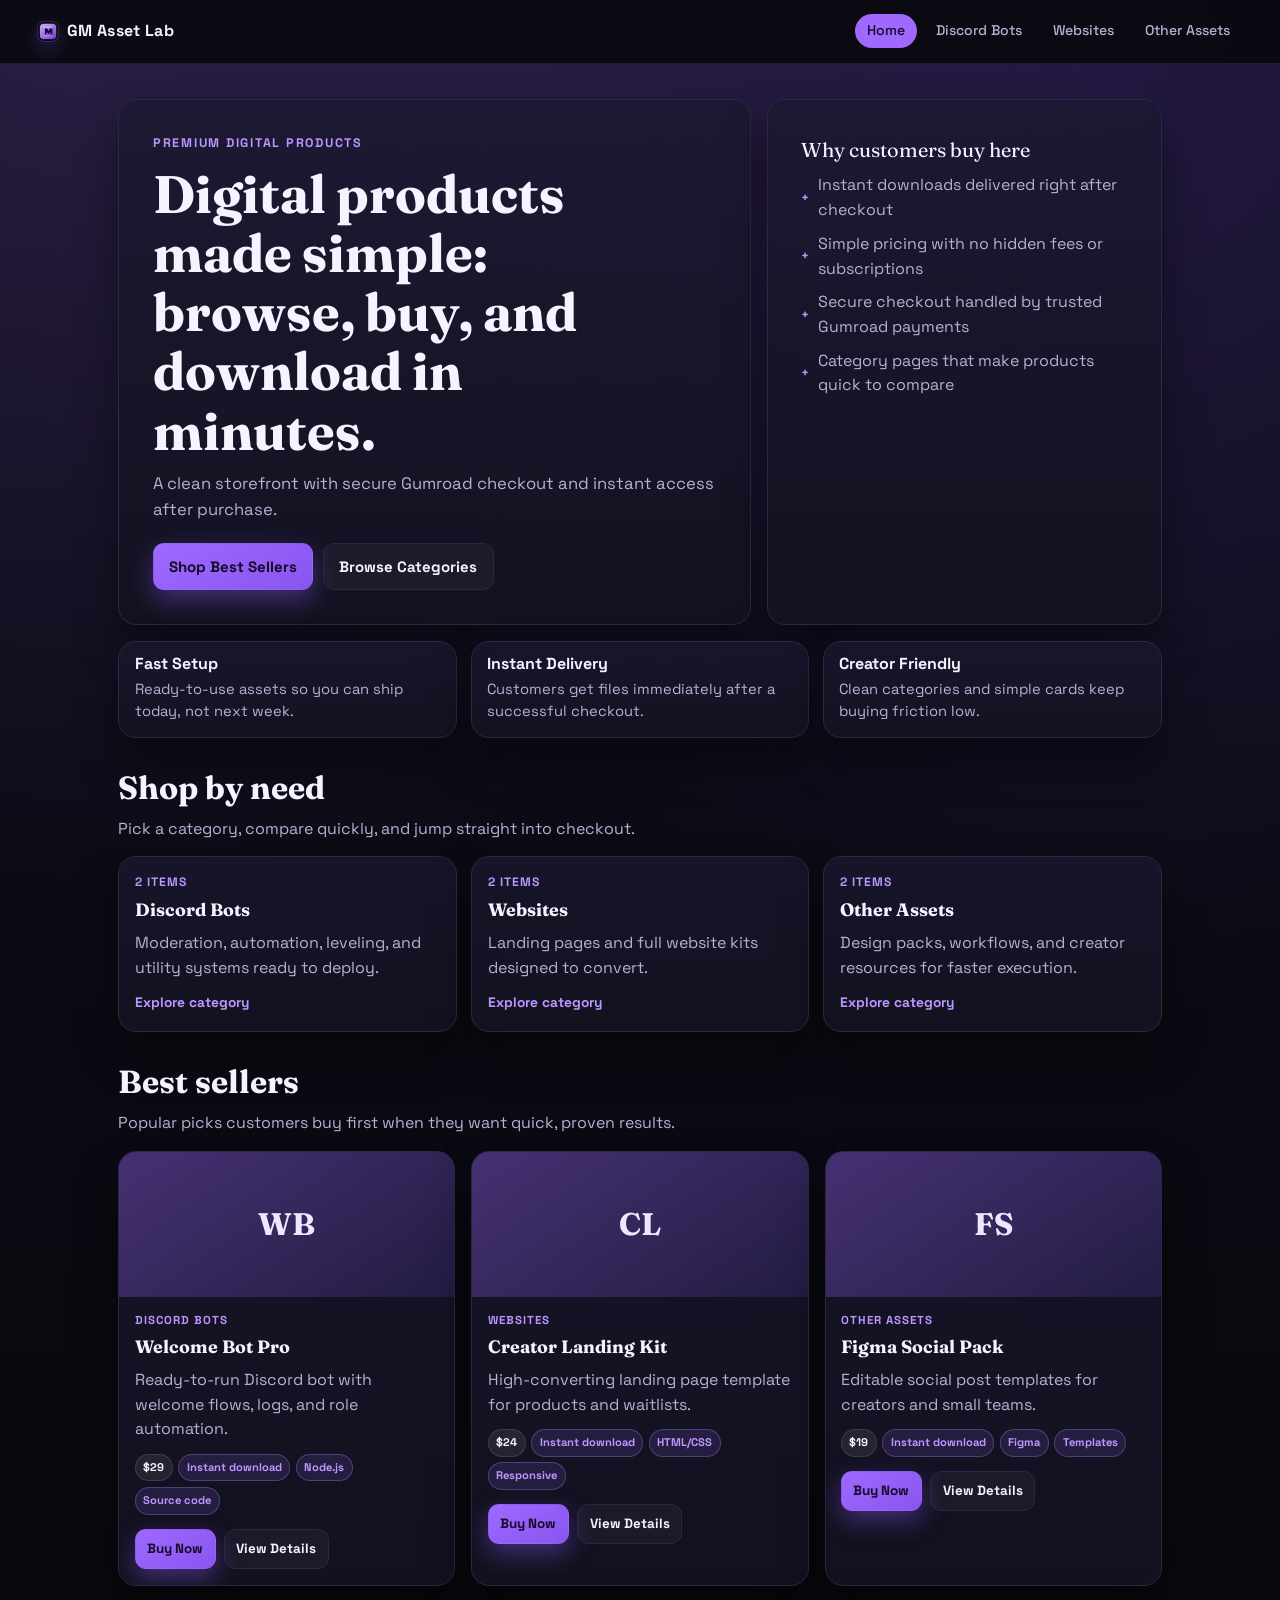
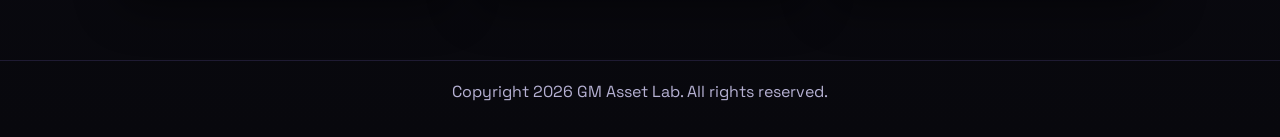
<file: index.html>
<!doctype html>
<html lang="en">
<head>
  <meta charset="utf-8">
  <meta name="viewport" content="width=device-width, initial-scale=1">
  <title>Asset Store</title>
  <meta name="description" content="Premium digital assets powered by Gumroad checkout.">
  <link rel="icon" type="image/svg+xml" href="assets/img/brand-icon.svg">
  <link rel="preconnect" href="https://fonts.googleapis.com">
  <link rel="preconnect" href="https://fonts.gstatic.com" crossorigin>
  <link href="https://fonts.googleapis.com/css2?family=Fraunces:opsz,wght@9..144,600;9..144,800&family=Space+Grotesk:wght@400;500;700&display=swap" rel="stylesheet">
  <link rel="stylesheet" href="assets/css/styles.css">
</head>
<body data-page="home">
  <header class="site-header">
    <a class="brand" href="index.html">
      <img class="brand-icon" src="assets/img/brand-icon.svg" alt="" width="22" height="22">
      <span data-site-brand>Asset Store</span>
    </a>
    <nav class="main-nav" data-nav></nav>
  </header>

  <main>
    <section class="hero">
      <div class="hero-copy">
        <p class="eyebrow">Premium Digital Products</p>
        <h1 data-hero-title>Simple tools that help you launch and sell faster.</h1>
        <p data-hero-subtitle>Get high-quality assets with secure Gumroad checkout and instant access right after purchase.</p>
        <div class="hero-actions">
          <a class="button button-primary" data-hero-cta href="#featured">Shop Best Sellers</a>
          <a class="button button-secondary" href="#categories">Browse Categories</a>
        </div>
      </div>
      <div class="hero-panel">
        <p class="panel-title">Why customers buy here</p>
        <ul class="trust-list">
          <li>Instant downloads delivered right after checkout</li>
          <li>Simple pricing with no hidden fees or subscriptions</li>
          <li>Secure checkout handled by trusted Gumroad payments</li>
          <li>Category pages that make products quick to compare</li>
        </ul>
      </div>
    </section>

    <section class="proof-strip" aria-label="Store benefits">
      <article class="proof-card">
        <h3>Fast Setup</h3>
        <p>Ready-to-use assets so you can ship today, not next week.</p>
      </article>
      <article class="proof-card">
        <h3>Instant Delivery</h3>
        <p>Customers get files immediately after a successful checkout.</p>
      </article>
      <article class="proof-card">
        <h3>Creator Friendly</h3>
        <p>Clean categories and simple cards keep buying friction low.</p>
      </article>
    </section>

    <section class="section" id="categories">
      <div class="section-head">
        <h2>Shop by need</h2>
        <p>Pick a category, compare quickly, and jump straight into checkout.</p>
      </div>
      <div class="category-grid" data-category-grid></div>
    </section>

    <section class="section" id="featured">
      <div class="section-head">
        <h2>Best sellers</h2>
        <p>Popular picks customers buy first when they want quick, proven results.</p>
      </div>
      <div class="product-grid" data-featured-grid></div>
    </section>
  </main>

  <footer class="site-footer">
    <p data-footer-text>Built for creators.</p>
  </footer>

  <script src="https://gumroad.com/js/gumroad.js"></script>
  <script src="assets/js/site-config.js"></script>
  <script src="assets/js/products.js"></script>
  <script src="assets/js/render.js"></script>
</body>
</html>
</file>
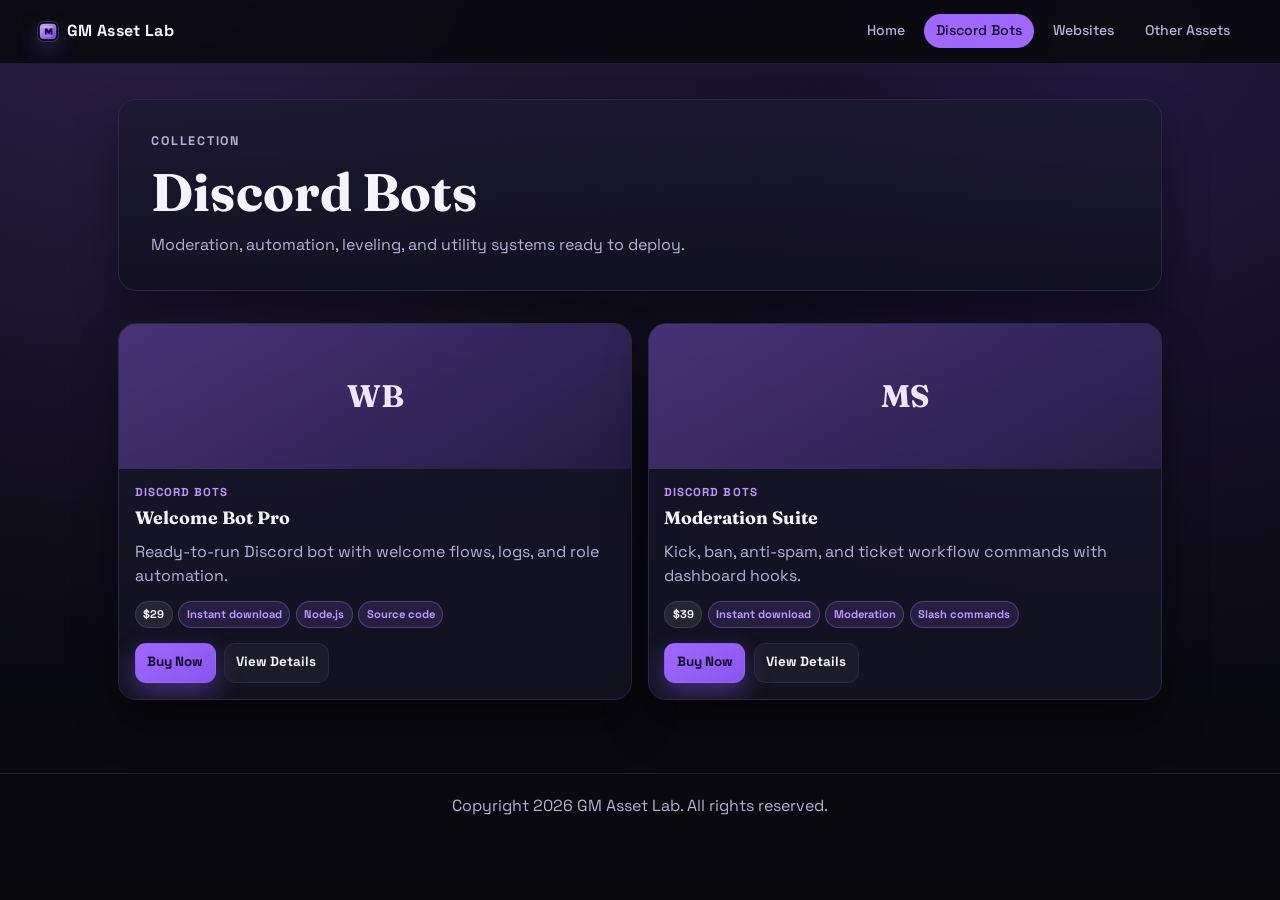
<file: discord-bots.html>
<!doctype html>
<html lang="en">
<head>
  <meta charset="utf-8">
  <meta name="viewport" content="width=device-width, initial-scale=1">
  <title>Discord Bots</title>
  <meta name="description" content="Discord bot assets powered by Gumroad checkout.">
  <link rel="icon" type="image/svg+xml" href="assets/img/brand-icon.svg">
  <link rel="preconnect" href="https://fonts.googleapis.com">
  <link rel="preconnect" href="https://fonts.gstatic.com" crossorigin>
  <link href="https://fonts.googleapis.com/css2?family=Fraunces:opsz,wght@9..144,600;9..144,800&family=Space+Grotesk:wght@400;500;700&display=swap" rel="stylesheet">
  <link rel="stylesheet" href="assets/css/styles.css">
</head>
<body data-page="category" data-category="discord-bots">
  <header class="site-header">
    <a class="brand" href="index.html">
      <img class="brand-icon" src="assets/img/brand-icon.svg" alt="" width="22" height="22">
      <span data-site-brand>Asset Store</span>
    </a>
    <nav class="main-nav" data-nav></nav>
  </header>

  <main>
    <section class="category-hero">
      <p class="eyebrow">Collection</p>
      <h1 data-category-name>Discord Bots</h1>
      <p data-category-description>Automation and moderation systems built to save time and scale communities.</p>
    </section>

    <section class="section">
      <div class="product-grid" data-category-grid-products></div>
    </section>
  </main>

  <footer class="site-footer">
    <p data-footer-text>Built for creators.</p>
  </footer>

  <script src="https://gumroad.com/js/gumroad.js"></script>
  <script src="assets/js/site-config.js"></script>
  <script src="assets/js/products.js"></script>
  <script src="assets/js/render.js"></script>
</body>
</html>
</file>
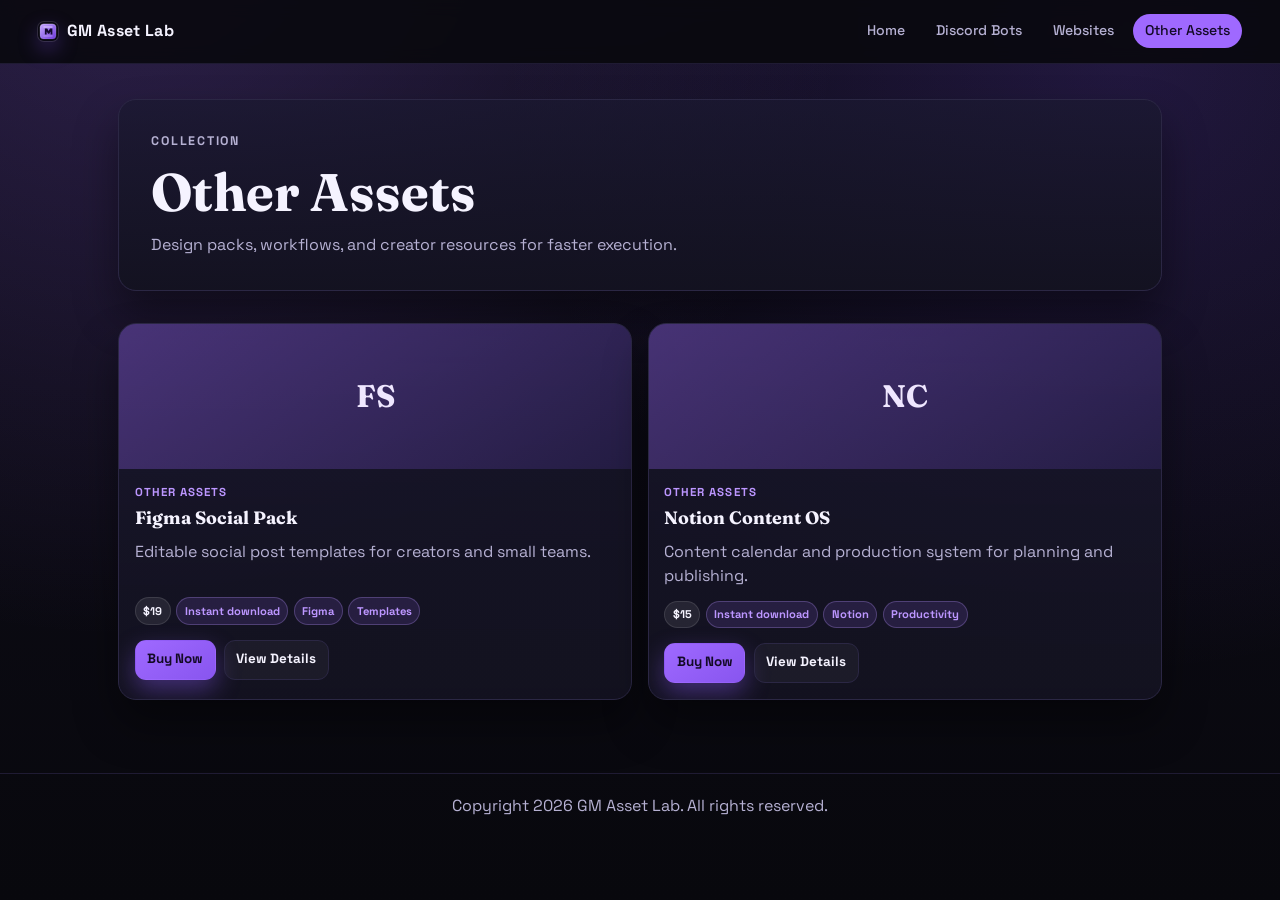
<file: other-assets.html>
<!doctype html>
<html lang="en">
<head>
  <meta charset="utf-8">
  <meta name="viewport" content="width=device-width, initial-scale=1">
  <title>Other Assets</title>
  <meta name="description" content="Other digital assets powered by Gumroad checkout.">
  <link rel="icon" type="image/svg+xml" href="assets/img/brand-icon.svg">
  <link rel="preconnect" href="https://fonts.googleapis.com">
  <link rel="preconnect" href="https://fonts.gstatic.com" crossorigin>
  <link href="https://fonts.googleapis.com/css2?family=Fraunces:opsz,wght@9..144,600;9..144,800&family=Space+Grotesk:wght@400;500;700&display=swap" rel="stylesheet">
  <link rel="stylesheet" href="assets/css/styles.css">
</head>
<body data-page="category" data-category="other-assets">
  <header class="site-header">
    <a class="brand" href="index.html">
      <img class="brand-icon" src="assets/img/brand-icon.svg" alt="" width="22" height="22">
      <span data-site-brand>Asset Store</span>
    </a>
    <nav class="main-nav" data-nav></nav>
  </header>

  <main>
    <section class="category-hero">
      <p class="eyebrow">Collection</p>
      <h1 data-category-name>Other Assets</h1>
      <p data-category-description>Design packs and creator tools that keep production simple and fast.</p>
    </section>

    <section class="section">
      <div class="product-grid" data-category-grid-products></div>
    </section>
  </main>

  <footer class="site-footer">
    <p data-footer-text>Built for creators.</p>
  </footer>

  <script src="https://gumroad.com/js/gumroad.js"></script>
  <script src="assets/js/site-config.js"></script>
  <script src="assets/js/products.js"></script>
  <script src="assets/js/render.js"></script>
</body>
</html>
</file>
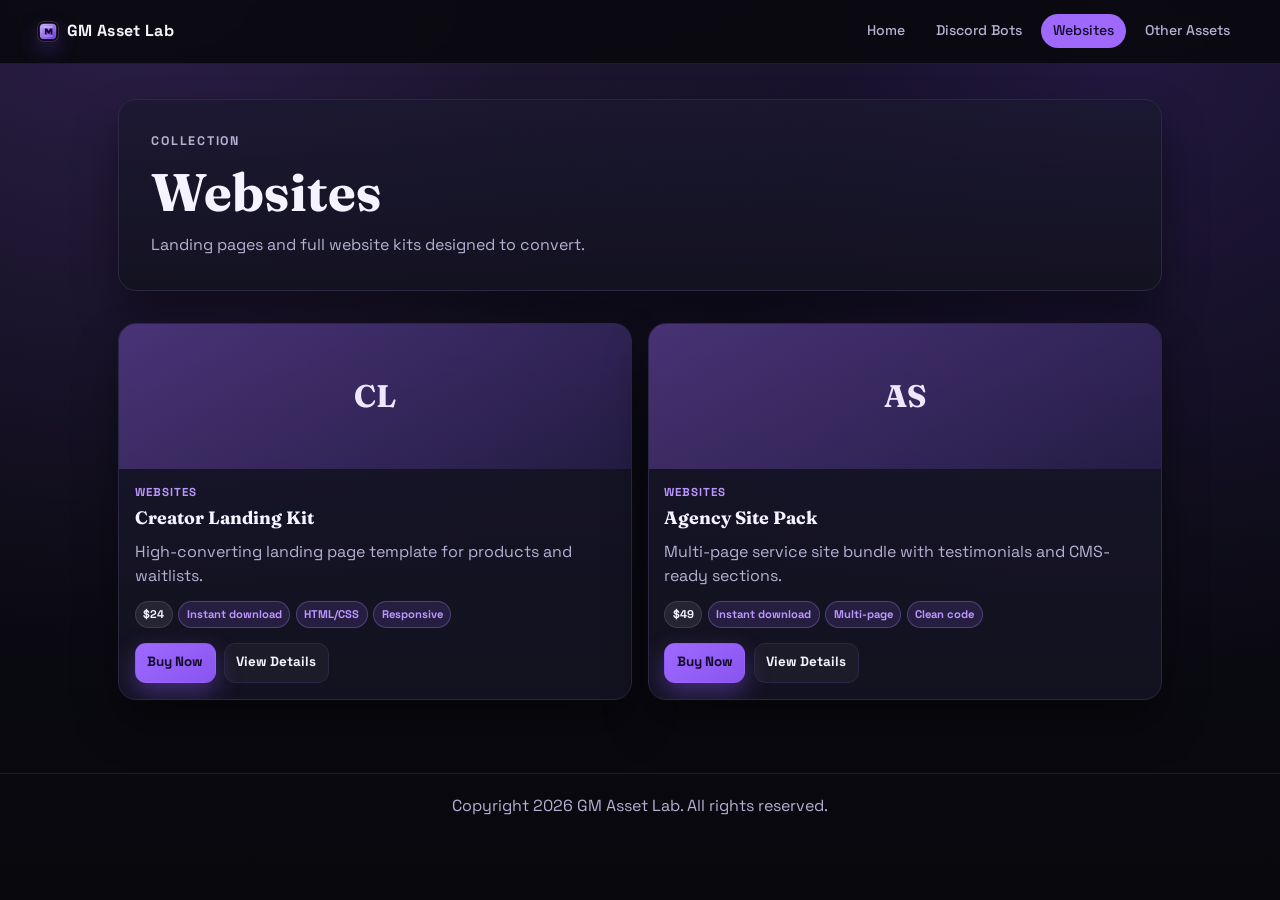
<file: websites.html>
<!doctype html>
<html lang="en">
<head>
  <meta charset="utf-8">
  <meta name="viewport" content="width=device-width, initial-scale=1">
  <title>Websites</title>
  <meta name="description" content="Website templates and web assets powered by Gumroad checkout.">
  <link rel="icon" type="image/svg+xml" href="assets/img/brand-icon.svg">
  <link rel="preconnect" href="https://fonts.googleapis.com">
  <link rel="preconnect" href="https://fonts.gstatic.com" crossorigin>
  <link href="https://fonts.googleapis.com/css2?family=Fraunces:opsz,wght@9..144,600;9..144,800&family=Space+Grotesk:wght@400;500;700&display=swap" rel="stylesheet">
  <link rel="stylesheet" href="assets/css/styles.css">
</head>
<body data-page="category" data-category="websites">
  <header class="site-header">
    <a class="brand" href="index.html">
      <img class="brand-icon" src="assets/img/brand-icon.svg" alt="" width="22" height="22">
      <span data-site-brand>Asset Store</span>
    </a>
    <nav class="main-nav" data-nav></nav>
  </header>

  <main>
    <section class="category-hero">
      <p class="eyebrow">Collection</p>
      <h1 data-category-name>Websites</h1>
      <p data-category-description>Conversion-focused templates and website kits that are ready to launch.</p>
    </section>

    <section class="section">
      <div class="product-grid" data-category-grid-products></div>
    </section>
  </main>

  <footer class="site-footer">
    <p data-footer-text>Built for creators.</p>
  </footer>

  <script src="https://gumroad.com/js/gumroad.js"></script>
  <script src="assets/js/site-config.js"></script>
  <script src="assets/js/products.js"></script>
  <script src="assets/js/render.js"></script>
</body>
</html>
</file>
<file: assets/css/styles.css>
:root {
  --bg: #08080d;
  --bg-accent: #0f0d1b;
  --panel: #131220;
  --panel-strong: #1a1830;
  --ink: #f5f3ff;
  --muted: #b6b1d3;
  --accent: #9f69ff;
  --accent-strong: #bc96ff;
  --line: #2b2744;
  --line-soft: #1f1b33;
  --shadow: 0 24px 44px rgba(0, 0, 0, 0.4);
}

*,
*::before,
*::after {
  box-sizing: border-box;
}

html,
body {
  margin: 0;
  padding: 0;
}

body {
  background:
    radial-gradient(circle at 10% -10%, rgba(159, 105, 255, 0.22), transparent 48%),
    radial-gradient(circle at 88% 6%, rgba(122, 75, 232, 0.18), transparent 44%),
    linear-gradient(180deg, var(--bg-accent) 0%, var(--bg) 100%);
  color: var(--ink);
  font-family: "Space Grotesk", sans-serif;
  line-height: 1.55;
  min-height: 100vh;
}

.site-header {
  align-items: center;
  backdrop-filter: blur(8px);
  background: rgba(8, 8, 13, 0.88);
  border-bottom: 1px solid var(--line-soft);
  display: flex;
  gap: 0.9rem;
  justify-content: space-between;
  left: 0;
  padding: 0.9rem clamp(1rem, 3vw, 2.5rem);
  position: sticky;
  top: 0;
  z-index: 12;
}

.brand {
  align-items: center;
  color: var(--ink);
  display: inline-flex;
  font-size: 1rem;
  font-weight: 700;
  gap: 0.6rem;
  letter-spacing: 0.02em;
  text-decoration: none;
}

.brand-icon {
  border-radius: 6px;
  box-shadow: 0 0 0 1px rgba(255, 255, 255, 0.12), 0 8px 20px rgba(127, 74, 244, 0.35);
  display: block;
  height: 1.2rem;
  width: 1.2rem;
}

.main-nav {
  display: flex;
  flex-wrap: wrap;
  gap: 0.45rem;
}

.nav-link {
  border-radius: 999px;
  color: var(--muted);
  font-size: 0.88rem;
  font-weight: 500;
  padding: 0.38rem 0.74rem;
  text-decoration: none;
  transition: background 0.2s ease, color 0.2s ease;
}

.nav-link:hover {
  background: rgba(159, 105, 255, 0.14);
  color: var(--ink);
}

.nav-link.is-active {
  background: var(--accent);
  color: #120925;
}

main {
  margin: 0 auto;
  max-width: 1120px;
  padding: 1.2rem clamp(1rem, 3vw, 2.5rem) 2.6rem;
  width: 100%;
}

.hero {
  align-items: stretch;
  display: grid;
  gap: 1rem;
  grid-template-columns: minmax(0, 1.6fr) minmax(0, 1fr);
  margin-top: 1rem;
}

.hero-copy,
.hero-panel,
.category-card,
.product-card,
.category-hero,
.proof-card {
  background: linear-gradient(180deg, rgba(26, 24, 48, 0.75), rgba(19, 18, 32, 0.95));
  border: 1px solid var(--line);
  border-radius: 18px;
  box-shadow: var(--shadow);
}

.hero-copy,
.hero-panel {
  padding: clamp(1.2rem, 2.7vw, 2.1rem);
}

.eyebrow {
  color: var(--accent-strong);
  font-size: 0.78rem;
  font-weight: 700;
  letter-spacing: 0.14em;
  margin: 0 0 0.7rem;
  text-transform: uppercase;
}

h1,
h2,
h3 {
  font-family: "Fraunces", serif;
  line-height: 1.12;
  margin: 0 0 0.7rem;
}

h1 {
  font-size: clamp(2.1rem, 5vw, 3.3rem);
  max-width: 14ch;
}

h2 {
  font-size: clamp(1.45rem, 3vw, 2rem);
}

p {
  margin: 0;
}

.hero-copy p[data-hero-subtitle] {
  color: var(--muted);
  font-size: 1.04rem;
  max-width: 58ch;
}

.hero-actions {
  display: flex;
  flex-wrap: wrap;
  gap: 0.65rem;
  margin-top: 1.3rem;
}

.button {
  border: 1px solid transparent;
  border-radius: 11px;
  display: inline-flex;
  font-size: 0.94rem;
  font-weight: 700;
  justify-content: center;
  min-width: 120px;
  padding: 0.67rem 0.94rem;
  text-decoration: none;
  transition: transform 0.2s ease, box-shadow 0.2s ease, background 0.2s ease, border-color 0.2s ease;
}

.button:hover {
  transform: translateY(-1px);
}

.button-primary {
  background: linear-gradient(145deg, var(--accent), #8855ef);
  box-shadow: 0 10px 24px rgba(143, 91, 255, 0.38);
  color: #130a26;
}

.button-secondary {
  background: rgba(255, 255, 255, 0.04);
  border-color: var(--line);
  color: var(--ink);
}

.hero-panel .panel-title {
  color: var(--ink);
  font-family: "Fraunces", serif;
  font-size: 1.25rem;
  margin-bottom: 0.55rem;
}

.trust-list {
  display: grid;
  gap: 0.55rem;
  margin: 0;
  padding: 0;
}

.trust-list li {
  align-items: center;
  color: var(--muted);
  display: flex;
  gap: 0.55rem;
  list-style: none;
}

.trust-list li::before {
  color: var(--accent-strong);
  content: "+";
  font-size: 0.82rem;
  font-weight: 700;
}

.proof-strip {
  display: grid;
  gap: 0.85rem;
  grid-template-columns: repeat(auto-fit, minmax(180px, 1fr));
  margin-top: 1rem;
}

.proof-card {
  padding: 0.85rem 0.95rem;
}

.proof-card h3 {
  font-family: "Space Grotesk", sans-serif;
  font-size: 1rem;
  margin-bottom: 0.28rem;
}

.proof-card p {
  color: var(--muted);
  font-size: 0.92rem;
}

.section {
  margin-top: 2rem;
}

.section-head {
  margin-bottom: 0.92rem;
}

.section-head p {
  color: var(--muted);
  max-width: 64ch;
}

.category-grid {
  display: grid;
  gap: 0.9rem;
  grid-template-columns: repeat(auto-fit, minmax(210px, 1fr));
}

.category-card {
  color: var(--ink);
  display: block;
  min-height: 168px;
  padding: 1rem;
  text-decoration: none;
  transition: border-color 0.2s ease, transform 0.2s ease;
}

.category-card:hover {
  border-color: rgba(188, 150, 255, 0.7);
  transform: translateY(-2px);
}

.category-card h3 {
  font-size: 1.12rem;
}

.category-card p {
  color: var(--muted);
  margin-top: 0.42rem;
}

.category-card .category-count {
  color: var(--accent-strong);
  display: block;
  font-size: 0.76rem;
  font-weight: 700;
  letter-spacing: 0.08em;
  margin-bottom: 0.5rem;
  text-transform: uppercase;
}

.category-card .category-link {
  color: var(--accent-strong);
  display: inline-block;
  font-size: 0.86rem;
  font-weight: 700;
  margin-top: 0.72rem;
}

.product-grid {
  display: grid;
  gap: 1rem;
  grid-template-columns: repeat(auto-fit, minmax(248px, 1fr));
}

.product-card {
  animation: reveal 560ms ease both;
  animation-delay: var(--delay, 0ms);
  overflow: hidden;
}

.product-thumb {
  align-items: center;
  background: linear-gradient(145deg, rgba(159, 105, 255, 0.35), rgba(96, 64, 186, 0.2));
  color: #efe7ff;
  display: flex;
  font-family: "Fraunces", serif;
  font-size: 1.95rem;
  font-weight: 700;
  justify-content: center;
  min-height: 145px;
  overflow: hidden;
}

.product-thumb img {
  display: block;
  height: 100%;
  object-fit: cover;
  width: 100%;
}

.product-body {
  padding: 0.95rem 0.95rem 1rem;
}

.product-kicker {
  color: var(--accent-strong);
  font-size: 0.72rem;
  font-weight: 700;
  letter-spacing: 0.09em;
  text-transform: uppercase;
}

.product-title {
  font-size: 1.12rem;
  margin-top: 0.42rem;
}

.product-description {
  color: var(--muted);
  margin-top: 0.38rem;
  min-height: 2.9em;
}

.product-meta {
  display: flex;
  flex-wrap: wrap;
  gap: 0.34rem;
  margin-top: 0.72rem;
}

.pill {
  background: rgba(159, 105, 255, 0.14);
  border: 1px solid rgba(188, 150, 255, 0.28);
  border-radius: 999px;
  color: var(--accent-strong);
  display: inline-block;
  font-size: 0.7rem;
  font-weight: 700;
  padding: 0.26rem 0.47rem;
}

.pill.price {
  background: rgba(255, 255, 255, 0.08);
  border-color: rgba(255, 255, 255, 0.11);
  color: var(--ink);
}

.product-actions {
  display: flex;
  flex-wrap: wrap;
  gap: 0.52rem;
  margin-top: 0.9rem;
}

.product-actions .button {
  font-size: 0.84rem;
  min-width: 0;
  padding: 0.54rem 0.72rem;
}

.category-hero {
  margin-top: 1rem;
  padding: clamp(1.1rem, 3vw, 2rem);
}

.category-hero p {
  color: var(--muted);
  max-width: 60ch;
}

.site-footer {
  border-top: 1px solid var(--line-soft);
  color: var(--muted);
  margin-top: 2rem;
  padding: 1.2rem clamp(1rem, 3vw, 2.5rem) 2rem;
  text-align: center;
}

.empty-state {
  background: rgba(26, 24, 48, 0.45);
  border: 1px dashed rgba(188, 150, 255, 0.38);
  border-radius: 14px;
  color: var(--muted);
  padding: 1rem;
}

@keyframes reveal {
  from {
    opacity: 0;
    transform: translateY(8px);
  }

  to {
    opacity: 1;
    transform: translateY(0);
  }
}

@media (max-width: 920px) {
  .hero {
    grid-template-columns: 1fr;
  }
}

@media (max-width: 620px) {
  .main-nav {
    justify-content: flex-end;
  }

  .nav-link {
    font-size: 0.83rem;
    padding: 0.35rem 0.6rem;
  }

  .proof-strip,
  .product-grid {
    grid-template-columns: 1fr;
  }
}
</file>
